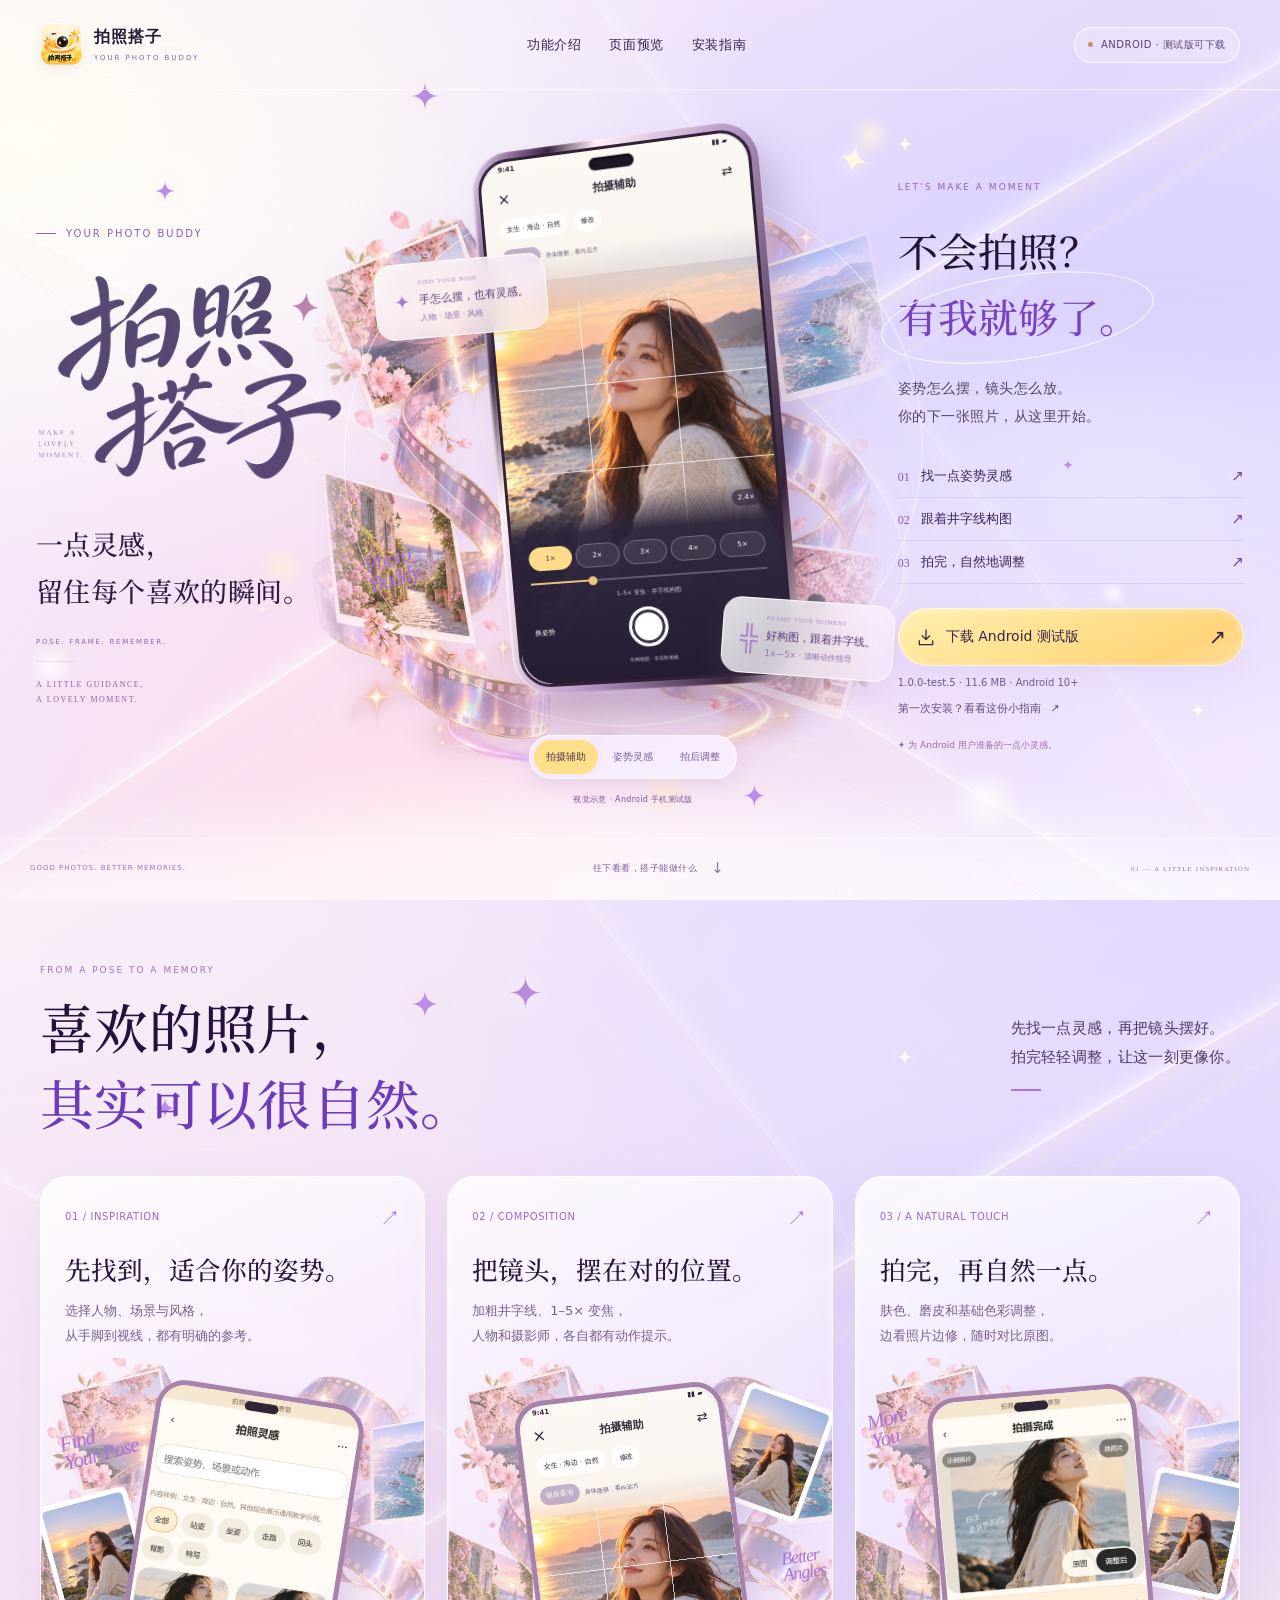
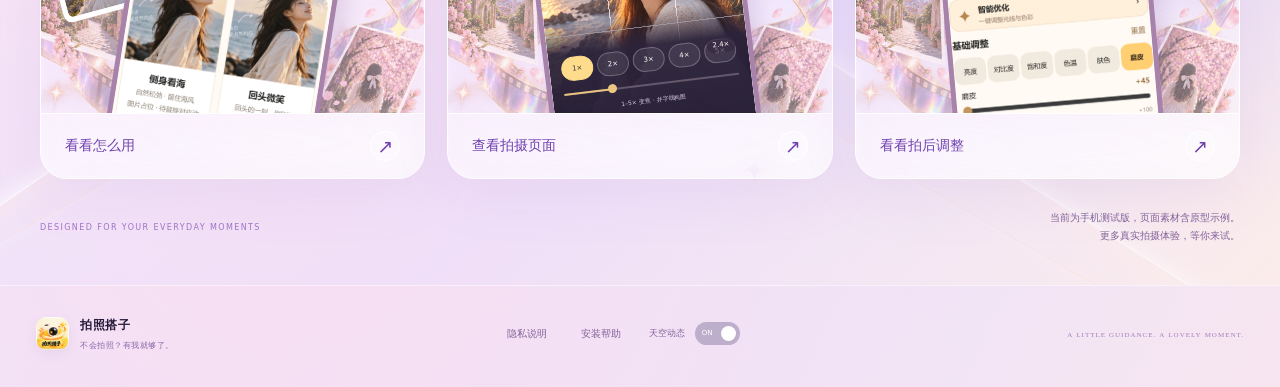
<file: index.html>
<!doctype html>
<html lang="zh-CN"><head><meta charset="utf-8"><meta name="viewport" content="width=device-width,initial-scale=1,viewport-fit=cover"><meta name="theme-color" content="#eeedf8"><meta name="description" content="拍照搭子1.0，不会拍照？有我就够了。姿势灵感、井字构图与自然修图，下载 Android 手机测试版。"><title>拍照搭子1.0 · 不会拍照？有我就够了。</title><link rel="icon" href="assets/icon.png"><link rel="preload" href="assets/fonts/dream-serif.ttf?v=20261013-dream4a" as="font" type="font/ttf" crossorigin><link rel="stylesheet" href="style.css?v=20261013-dream4a"></head>
<body data-style="dream4"><a class="skip-link" href="#download">跳到安装包下载</a><main>
<section class="stage" id="home"><div class="sky" aria-hidden="true"><div class="cloud c1"></div><div class="cloud c2"></div><div class="cloud c3"></div><div class="horizon"></div></div>
<header class="topbar"><a class="brand" href="#home"><img src="assets/icon.png" alt="拍照搭子图标"><span>拍照搭子<small>YOUR PHOTO BUDDY</small></span></a><nav class="nav" aria-label="官网导航"><button data-dialog="features">功能介绍</button><button data-dialog="gallery">页面预览</button><button data-dialog="install">安装指南</button></nav><span class="release"><i></i> ANDROID · 手机测试版</span></header>
<div class="dream-ambient" aria-hidden="true"><div class="light-ribbon r1"></div><div class="light-ribbon r2"></div><div class="light-ribbon r3"></div><span class="ambient-star s0" style="--x:12%;--y:20%;--size:22px"><svg viewBox="0 0 40 40" aria-hidden="true"><path d="M20 1C20 13 13 20 1 20C13 20 20 27 20 39C20 27 27 20 39 20C27 20 20 13 20 1Z"/></svg></span><span class="ambient-star s1" style="--x:20%;--y:67%;--size:12px"><svg viewBox="0 0 40 40" aria-hidden="true"><path d="M20 1C20 13 13 20 1 20C13 20 20 27 20 39C20 27 27 20 39 20C27 20 20 13 20 1Z"/></svg></span><span class="ambient-star s2" style="--x:32%;--y:9%;--size:30px"><svg viewBox="0 0 40 40" aria-hidden="true"><path d="M20 1C20 13 13 20 1 20C13 20 20 27 20 39C20 27 27 20 39 20C27 20 20 13 20 1Z"/></svg></span><span class="ambient-star s3" style="--x:45%;--y:42%;--size:10px"><svg viewBox="0 0 40 40" aria-hidden="true"><path d="M20 1C20 13 13 20 1 20C13 20 20 27 20 39C20 27 27 20 39 20C27 20 20 13 20 1Z"/></svg></span><span class="ambient-star s4" style="--x:58%;--y:87%;--size:25px"><svg viewBox="0 0 40 40" aria-hidden="true"><path d="M20 1C20 13 13 20 1 20C13 20 20 27 20 39C20 27 27 20 39 20C27 20 20 13 20 1Z"/></svg></span><span class="ambient-star s5" style="--x:70%;--y:15%;--size:18px"><svg viewBox="0 0 40 40" aria-hidden="true"><path d="M20 1C20 13 13 20 1 20C13 20 20 27 20 39C20 27 27 20 39 20C27 20 20 13 20 1Z"/></svg></span><span class="ambient-star s6" style="--x:83%;--y:51%;--size:12px"><svg viewBox="0 0 40 40" aria-hidden="true"><path d="M20 1C20 13 13 20 1 20C13 20 20 27 20 39C20 27 27 20 39 20C27 20 20 13 20 1Z"/></svg></span><span class="ambient-star s7" style="--x:93%;--y:78%;--size:16px"><svg viewBox="0 0 40 40" aria-hidden="true"><path d="M20 1C20 13 13 20 1 20C13 20 20 27 20 39C20 27 27 20 39 20C27 20 20 13 20 1Z"/></svg></span></div><div class="hero"><section class="intro"><p class="eyebrow"><span class="eyebrow-line"></span>YOUR PHOTO BUDDY</p><div class="title-lockup"><h1 aria-label="拍照搭子"><img class="selected-wordmark" src="assets/wordmark-selected.png" width="1536" height="1024" alt="拍照搭子" fetchpriority="high"></h1></div><p class="brand-caption">一点灵感，<br>留住每个喜欢的瞬间。</p><div class="brand-signature"><span>POSE. FRAME. REMEMBER.</span><i></i><small>A LITTLE GUIDANCE,<br>A LOVELY MOMENT.</small></div></section><div class="scene"><img class="dream-film" src="assets/dream-film.png" alt="" aria-hidden="true"><span class="handwritten hero-hand" aria-hidden="true">Photo<br>Buddy</span><div class="orbit orbit-one" aria-hidden="true"></div><div class="orbit orbit-two" aria-hidden="true"></div><span class="scene-label">THE ART OF A LITTLE GUIDANCE</span><div class="phone-shadow" aria-hidden="true"></div><div class="phone" data-view="camera" aria-label="APP 示意页面展示"><div class="phone-inner"><div class="camera-demo" aria-label="示例人像与拍摄界面，非实时相机"><img class="demo-portrait" src="assets/dream-portrait.png" alt="AI 生成的示例人像"><div class="demo-top"><div class="demo-status"><span>9:41</span><span>▮▮ ▰</span></div><div class="demo-title"><span>×</span><b>拍摄辅助</b><span>⇄</span></div><div class="demo-plan"><span>女生 · 海边 · 自然</span><span>修改</span></div><div class="demo-guidance"><b>侧身看海</b><small>身体微侧，看向远方</small></div></div><div class="demo-grid" aria-hidden="true"></div><span class="demo-ratio">2.4×</span><div class="demo-bottom"><div class="demo-zoom"><span class="active">1×</span><span>2×</span><span>3×</span><span>4×</span><span>5×</span></div><div class="demo-slider"><i></i><b></b></div><p>1–5× 变焦 · 井字线构图</p><div class="demo-shutter-row"><span>换姿势</span><i></i><span>拍摄指导</span></div><small>示例画面 · 非实时相机</small></div></div><img id="phone-screen" src="assets/camera.png" alt="拍摄辅助原型页面"><span class="phone-camera" aria-hidden="true"></span></div></div><div class="float-note pose-note"><span class="note-icon"><svg viewBox="0 0 40 40" aria-hidden="true"><path d="M20 2C20 14 14 20 2 20C14 20 20 26 20 38C20 26 26 20 38 20C26 20 20 14 20 2Z"/></svg></span><div><small>FIND YOUR POSE</small><b>手怎么摆，也有灵感。</b><span class="note-caption">人物 · 场景 · 风格</span></div></div><div class="float-note camera-note"><span class="grid-icon" aria-hidden="true">╬</span><div><small>FRAME YOUR MOMENT</small><b>好构图，跟着井字线。</b><span class="note-caption">1×—5× · 清晰动作指导</span></div></div><span class="scene-star"><svg viewBox="0 0 40 40" aria-hidden="true"><path d="M20 2C20 14 14 20 2 20C14 20 20 26 20 38C20 26 26 20 38 20C26 20 20 14 20 2Z"/></svg></span><div class="screen-switch" aria-label="切换原型展示"><button class="active" data-screen="0" aria-pressed="true">拍摄辅助</button><button data-screen="1" aria-pressed="false">姿势灵感</button><button data-screen="2" aria-pressed="false">拍后调整</button></div><p class="preview-label">视觉示意 · Android 手机测试版</p></div><section class="hero-actions" aria-label="功能与下载"><p class="action-eyebrow">LET’S MAKE A MOMENT</p><h2 class="slogan">不会拍照？<br><strong>有我就够了。</strong></h2><p class="role">姿势怎么摆，镜头怎么放。<br>你的下一张照片，从这里开始。</p><div class="hero-steps"><button data-dialog="features"><span>01</span><b>找一点姿势灵感</b><i>↗</i></button><button data-dialog="gallery"><span>02</span><b>跟着井字线构图</b><i>↗</i></button><button data-dialog="gallery"><span>03</span><b>拍完，自然地调整</b><i>↗</i></button></div><section class="download-area" id="download" aria-label="Android 安装包下载"><button class="download-button" data-download disabled><svg width="20" height="20" viewBox="0 0 24 24" fill="none" stroke="currentColor" stroke-width="1.5" aria-hidden="true"><path d="M12 3v12m-5-5 5 5 5-5M4 16v5h16v-5"/></svg><span data-download-label>正在检查安装包</span><span class="arrow">↗</span></button><p id="release-info">Android 10 及以上 · 正在检查下载文件</p><button class="text-link" data-dialog="install">第一次安装？看看这份小指南 <span>↗</span></button></section><p class="hero-note">✦ 为 Android 用户准备的一点小灵感。</p></section></div>
<div class="hero-bottom"><span class="bottom-note">GOOD PHOTOS. BETTER MEMORIES.</span><a href="#experience" class="explore">往下看看，搭子能做什么 <span>↓</span></a><span class="bottom-mark">01 — A LITTLE INSPIRATION</span></div></section>
<section class="experience" id="experience"><div class="dream-ambient" aria-hidden="true"><div class="light-ribbon r1"></div><div class="light-ribbon r2"></div><div class="light-ribbon r3"></div><span class="ambient-star s0" style="--x:12%;--y:20%;--size:22px"><svg viewBox="0 0 40 40" aria-hidden="true"><path d="M20 1C20 13 13 20 1 20C13 20 20 27 20 39C20 27 27 20 39 20C27 20 20 13 20 1Z"/></svg></span><span class="ambient-star s1" style="--x:20%;--y:67%;--size:12px"><svg viewBox="0 0 40 40" aria-hidden="true"><path d="M20 1C20 13 13 20 1 20C13 20 20 27 20 39C20 27 27 20 39 20C27 20 20 13 20 1Z"/></svg></span><span class="ambient-star s2" style="--x:32%;--y:9%;--size:30px"><svg viewBox="0 0 40 40" aria-hidden="true"><path d="M20 1C20 13 13 20 1 20C13 20 20 27 20 39C20 27 27 20 39 20C27 20 20 13 20 1Z"/></svg></span><span class="ambient-star s3" style="--x:45%;--y:42%;--size:10px"><svg viewBox="0 0 40 40" aria-hidden="true"><path d="M20 1C20 13 13 20 1 20C13 20 20 27 20 39C20 27 27 20 39 20C27 20 20 13 20 1Z"/></svg></span><span class="ambient-star s4" style="--x:58%;--y:87%;--size:25px"><svg viewBox="0 0 40 40" aria-hidden="true"><path d="M20 1C20 13 13 20 1 20C13 20 20 27 20 39C20 27 27 20 39 20C27 20 20 13 20 1Z"/></svg></span><span class="ambient-star s5" style="--x:70%;--y:15%;--size:18px"><svg viewBox="0 0 40 40" aria-hidden="true"><path d="M20 1C20 13 13 20 1 20C13 20 20 27 20 39C20 27 27 20 39 20C27 20 20 13 20 1Z"/></svg></span><span class="ambient-star s6" style="--x:83%;--y:51%;--size:12px"><svg viewBox="0 0 40 40" aria-hidden="true"><path d="M20 1C20 13 13 20 1 20C13 20 20 27 20 39C20 27 27 20 39 20C27 20 20 13 20 1Z"/></svg></span><span class="ambient-star s7" style="--x:93%;--y:78%;--size:16px"><svg viewBox="0 0 40 40" aria-hidden="true"><path d="M20 1C20 13 13 20 1 20C13 20 20 27 20 39C20 27 27 20 39 20C27 20 20 13 20 1Z"/></svg></span></div><div class="section-heading"><span class="section-star" aria-hidden="true"><svg viewBox="0 0 40 40" aria-hidden="true"><path d="M20 1C20 13 13 20 1 20C13 20 20 27 20 39C20 27 27 20 39 20C27 20 20 13 20 1Z"/></svg></span><div><p class="section-eyebrow">FROM A POSE TO A MEMORY</p><h2>喜欢的照片，<br><em>其实可以很自然。</em></h2></div><p>先找一点灵感，再把镜头摆好。<br>拍完轻轻调整，让这一刻更像你。</p></div><div class="feature-grid"><article class="feature-card"><div class="feature-top"><span>01 / INSPIRATION</span><span>↗</span></div><h3>先找到，适合你的姿势。</h3><p>选择人物、场景与风格，<br>从手脚到视线，都有明确的参考。</p><div class="feature-visual library-visual"><img class="feature-film" src="assets/dream-film.png" alt="" aria-hidden="true" loading="lazy"><div class="photo-float"><img src="assets/dream-portrait.png" alt="AI 生成的示例人像" loading="lazy"></div><span class="handwritten feature-hand" aria-hidden="true">Find<br>Your Pose</span><div class="feature-device"><img src="assets/library.png" alt="姿势库原型页面" loading="lazy"><span class="device-camera" aria-hidden="true"></span></div><span class="feature-spark" aria-hidden="true"><svg viewBox="0 0 40 40" aria-hidden="true"><path d="M20 1C20 13 13 20 1 20C13 20 20 27 20 39C20 27 27 20 39 20C27 20 20 13 20 1Z"/></svg></span></div><button data-dialog="features">看看怎么用 <span>↗</span></button></article><article class="feature-card"><div class="feature-top"><span>02 / COMPOSITION</span><span>↗</span></div><h3>把镜头，摆在对的位置。</h3><p>加粗井字线、1–5× 变焦，<br>人物和摄影师，各自都有动作提示。</p><div class="feature-visual camera-visual"><img class="feature-film" src="assets/dream-film.png" alt="" aria-hidden="true" loading="lazy"><div class="photo-float"><img src="assets/dream-portrait.png" alt="AI 生成的示例人像" loading="lazy"></div><span class="handwritten feature-hand" aria-hidden="true">Better<br>Angles</span><div class="feature-device"><div class="camera-demo" aria-label="示例人像与拍摄界面，非实时相机"><img class="demo-portrait" src="assets/dream-portrait.png" alt="AI 生成的示例人像"><div class="demo-top"><div class="demo-status"><span>9:41</span><span>▮▮ ▰</span></div><div class="demo-title"><span>×</span><b>拍摄辅助</b><span>⇄</span></div><div class="demo-plan"><span>女生 · 海边 · 自然</span><span>修改</span></div><div class="demo-guidance"><b>侧身看海</b><small>身体微侧，看向远方</small></div></div><div class="demo-grid" aria-hidden="true"></div><span class="demo-ratio">2.4×</span><div class="demo-bottom"><div class="demo-zoom"><span class="active">1×</span><span>2×</span><span>3×</span><span>4×</span><span>5×</span></div><div class="demo-slider"><i></i><b></b></div><p>1–5× 变焦 · 井字线构图</p><div class="demo-shutter-row"><span>换姿势</span><i></i><span>拍摄指导</span></div><small>示例画面 · 非实时相机</small></div></div></div><span class="feature-spark" aria-hidden="true"><svg viewBox="0 0 40 40" aria-hidden="true"><path d="M20 1C20 13 13 20 1 20C13 20 20 27 20 39C20 27 27 20 39 20C27 20 20 13 20 1Z"/></svg></span></div><button data-dialog="gallery">查看拍摄页面 <span>↗</span></button></article><article class="feature-card"><div class="feature-top"><span>03 / A NATURAL TOUCH</span><span>↗</span></div><h3>拍完，再自然一点。</h3><p>肤色、磨皮和基础色彩调整，<br>边看照片边修，随时对比原图。</p><div class="feature-visual edit-visual"><img class="feature-film" src="assets/dream-film.png" alt="" aria-hidden="true" loading="lazy"><div class="photo-float"><img src="assets/dream-portrait.png" alt="AI 生成的示例人像" loading="lazy"></div><span class="handwritten feature-hand" aria-hidden="true">More<br>You</span><div class="feature-device"><img src="assets/edit.png" alt="照片调整原型页面" loading="lazy"><span class="device-camera" aria-hidden="true"></span></div><span class="feature-spark" aria-hidden="true"><svg viewBox="0 0 40 40" aria-hidden="true"><path d="M20 1C20 13 13 20 1 20C13 20 20 27 20 39C20 27 27 20 39 20C27 20 20 13 20 1Z"/></svg></span></div><button data-dialog="gallery">看看拍后调整 <span>↗</span></button></article></div><div class="experience-note"><span>DESIGNED FOR YOUR EVERYDAY MOMENTS</span><p>当前为手机测试版，页面素材含原型示例。<br>更多真实拍摄体验，等你来试。</p></div></section>
<footer class="footer"><a class="brand footer-brand" href="#home"><img src="assets/icon.png" alt=""><span>拍照搭子<small>不会拍照？有我就够了。</small></span></a><div class="footer-links"><button data-dialog="privacy">隐私说明</button><button data-dialog="install">安装帮助</button><div class="motion-setting"><label for="motion-toggle">天空动态</label><button id="motion-toggle" role="switch" aria-checked="true" aria-label="开启或关闭天空动画"><span class="switch-word">ON</span><i></i></button></div></div><span class="footer-end">A LITTLE GUIDANCE. A LOVELY MOMENT.</span></footer></main>
<dialog id="features"><button class="close" aria-label="关闭">×</button><p class="dialog-eyebrow">MADE FOR YOUR MOMENTS</p><h2>每一张，都有搭子。</h2><p class="muted">当前提供 Android 手机测试版，可下载安装体验。姿势教学图片仍有示例素材，部分功能仍在验证中。</p><div class="feature-list"><article><span>01</span><div><h3>先找到适合你的姿势</h3><p>选择人物、场景与风格，查看姿势参考与手脚、视线指导。喜欢的姿势可以收藏。</p></div></article><article><span>02</span><div><h3>告诉你怎么拍</h3><p>参考人物站位、摄影师距离、手机高度与构图线。拍摄时可以换姿势，也可以快速修改设置。</p></div></article><article><span>03</span><div><h3>拍完，自然地优化一下</h3><p>照片和调整控件同屏。亮度、对比度、饱和度、色温，以及局部肤色与轻量磨皮，让细节保持自然。</p></div></article></div><p class="footnote">肤色与磨皮已接入 Android 本地处理。相机提供 1–5× 变焦和井字构图线，效果与兼容性需在实际手机验证。V1 不包含实时动作评分、瘦脸或五官重塑。</p><button class="dialog-action" data-dialog="gallery">看看页面预览 →</button></dialog>
<dialog id="gallery" class="gallery-dialog"><button class="close" aria-label="关闭">×</button><p class="dialog-eyebrow">A FIRST LOOK</p><h2>从灵感，到喜欢的照片。</h2><p class="muted">原型页面示例，部分教学图片为占位素材。</p><div class="gallery-grid"><figure><img src="assets/camera.png" alt="拍摄辅助页面" loading="lazy"><figcaption>01 / 井字构图辅助</figcaption></figure><figure><img src="assets/camera.png" alt="拍摄辅助页面" loading="lazy"><figcaption>02 / 跟着指导拍</figcaption></figure><figure><img src="assets/edit.png" alt="拍后磨皮与基础调整页面" loading="lazy"><figcaption>03 / 自然地调整</figcaption></figure></div></dialog>
<dialog id="install"><button class="close" aria-label="关闭">×</button><p class="dialog-eyebrow">READY WHEN YOU ARE</p><h2>三个步骤，开始拍照。</h2><div class="availability"><span class="status-dot"></span><p id="install-status">正在检查 Android 测试安装包。</p></div><ol class="install-steps"><li><h3>下载测试版 APK</h3><p>在安卓手机浏览器打开官网，从下载按钮获取测试安装包。</p></li><li><h3>打开安装包</h3><p>在浏览器下载列表找到 APK。按手机系统提示允许当前来源安装应用，再完成安装。</p></li><li><h3>开启相机，开始拍照</h3><p>第一次使用拍照功能时，按提示允许相机权限；不授权仍可浏览姿势。</p></li></ol><p class="footnote">APK 适用于 Android，iPhone 无法安装。最低 Android 10。当前为测试签名的调试包；已安装此前测试版可直接覆盖安装，保留本机收藏和方案。</p><button class="dialog-action" data-download disabled><span data-download-label>正在检查安装包</span></button></dialog>
<dialog id="privacy"><button class="close" aria-label="关闭">×</button><p class="dialog-eyebrow">YOUR PHOTOS, YOUR MOMENTS</p><h2>关于你的照片。</h2><p>本官网用于产品介绍与发布信息展示，不要求登录，也不提供照片上传入口。页面图片是产品原型演示素材。</p><p>当前测试版在本机保存收藏、历史与设置，人脸处理在手机本地执行，没有照片上传接口。相机权限用于实时取景与拍摄；导入照片使用系统选择器，保存到 Pictures/拍照搭子，不申请麦克风或读取全部相册权限。</p><p>官网未加入广告或访问统计脚本，页面资源与安装包配置从本站加载。托管服务可能处理提供网页所必需的访问日志。当前为手机测试版，尚未发布正式应用商店版本。</p><p class="footnote">产品版本：拍照搭子1.0 · 首发平台：Android</p></dialog>
<script src="app.js?v=20261013-dream4a"></script></body></html>
</file>
<file: style.css>
@font-face{font-family:PoseArt;src:url('assets/fonts/pose-title.ttf') format('truetype');font-style:normal;font-weight:400;font-display:swap}
:root{--ink:#393348;--muted:#8b8093;--serif:Georgia,"STSong","Songti SC","SimSun",serif}*{box-sizing:border-box}html{scroll-behavior:smooth}body{margin:0;background:#faf9f6;color:var(--ink);font-family:"Microsoft YaHei","PingFang SC",system-ui,sans-serif;-webkit-font-smoothing:antialiased}button,a,input{font:inherit}button,a{-webkit-tap-highlight-color:transparent}button{cursor:pointer;border:0;background:none;color:inherit}button:disabled{cursor:wait}a{color:inherit;text-decoration:none}button:focus-visible,a:focus-visible{outline:2px solid #8b78bd;outline-offset:5px}img{display:block;max-width:100%}svg{display:block}.skip-link{position:absolute;top:-100px;left:20px;z-index:20;background:#fff;padding:12px}.skip-link:focus{top:20px}
.stage{position:relative;isolation:isolate;overflow:hidden;min-height:790px;background:#eeedf8}.sky{position:absolute;inset:0;z-index:-2;background:radial-gradient(ellipse at 80% 48%,#d9d6f1,transparent 58%),radial-gradient(ellipse at 15% 10%,#fffdf8,transparent 45%),radial-gradient(ellipse at 68% 95%,#f5dbcc,transparent 50%),linear-gradient(140deg,#eeedf6,#d8ddf2 58%,#e9dff0)}.cloud{position:absolute;width:65%;height:45%;border-radius:50%;background:radial-gradient(ellipse,#fff9,#fff5 25%,transparent 65%);filter:blur(30px);animation:drift 25s ease-in-out infinite alternate}.c1{top:3%;left:-22%}.c2{top:30%;right:-20%;animation-delay:-8s}.c3{bottom:-22%;left:15%;animation-delay:-16s}.horizon{position:absolute;bottom:-160px;left:-10%;right:-10%;height:250px;filter:blur(30px);background:#fff9;border-radius:50%}@keyframes drift{to{transform:translate(6%,18px)}}.motion-off .cloud{animation-play-state:paused}
.topbar{max-width:1320px;margin:auto;padding:28px 48px;display:flex;align-items:center;justify-content:space-between;gap:30px;position:relative;z-index:5}.brand{display:flex;gap:11px;align-items:center;font-size:16px;font-weight:600;letter-spacing:1px}.brand img{width:43px;height:43px;border-radius:13px;box-shadow:0 4px 12px #6e548015}.brand small{display:block;color:#8d849c;font-size:7px;font-weight:500;letter-spacing:2px;margin-top:6px}.nav{display:flex;gap:28px}.nav button{font-size:12px;letter-spacing:.6px;min-height:40px;position:relative;padding:0}.nav button:after{content:"";position:absolute;left:0;right:0;bottom:7px;height:1px;background:#8b789e;transform:scaleX(0);transition:transform .2s}.nav button:hover:after{transform:scaleX(1)}.release{display:flex;align-items:center;gap:8px;border:1px solid #ffffffb3;border-radius:30px;background:#fff5;padding:10px 13px;color:#80728f;font-size:9px;letter-spacing:.5px;white-space:nowrap}.release i,.status-dot{width:5px;height:5px;background:#be9360;border-radius:50%;flex-shrink:0}
.hero{display:grid;grid-template-columns:1fr 1fr;max-width:1176px;margin:auto;padding:10px 30px 0;min-height:635px;align-items:center}.intro{padding:0 0 28px 12px;position:relative;z-index:2}.eyebrow{font-family:var(--serif);font-style:italic;font-size:15px;color:#867a9b;margin:0 0 22px;display:flex;align-items:center;gap:12px}.eyebrow-line{width:28px;height:1px;background:#9d8bac}.title-lockup{position:relative;width:365px}.intro h1{margin:0;font-family:PoseArt,"KaiTi","STKaiti",serif;font-weight:400;font-size:134px;line-height:.93;letter-spacing:4px;transform:rotate(-3deg);color:#514168}.intro h1>span{display:block}.intro h1 .title-second{margin-left:57px;color:#554773}.title-star{position:absolute;left:278px;top:30px;width:38px;color:#b18da5;transform:rotate(8deg)}.title-star svg,.scene-star svg{fill:currentColor;width:100%;height:100%}.title-side{position:absolute;left:5px;bottom:18px;font-family:var(--serif);font-size:8px;letter-spacing:1.5px;line-height:1.6;color:#978a9d}.slogan{font-size:23px;line-height:1.65;letter-spacing:2px;margin:30px 0 10px;font-weight:400}.slogan strong{font-weight:500}.role{font-size:13px;line-height:1.9;color:#817c91;letter-spacing:.5px;margin:0 0 24px}.download-button{display:flex;align-items:center;justify-content:center;gap:15px;background:#ffcf79;color:#5a4534;border:1px solid #ffe1a6;border-radius:40px;min-height:56px;padding:0 25px;font-size:14px;box-shadow:0 8px 24px #b08c5a19;transition:transform .2s,box-shadow .2s,background .2s}.download-button:disabled{opacity:.65}.download-button:not(:disabled):hover{transform:translateY(-3px);background:#ffd88e;box-shadow:0 12px 24px #b08c5a30}.download-button .arrow{font-size:21px;margin-left:15px}.download-area p{font-size:10px;color:#877d8e;letter-spacing:.3px;margin:12px 0 4px}.text-link{font-size:11px;color:#8d7d94;min-height:36px;padding:0}.text-link span{margin-left:6px}.hero-note{font-family:var(--serif);font-size:11px;color:#a18ca5;margin:16px 0 0;letter-spacing:1px}.hero-note>span{margin-right:7px}
.scene{position:relative;height:650px;min-width:0;margin-top:-30px}.scene-label{position:absolute;top:14px;right:15px;font-size:8px;letter-spacing:2px;color:#9b8aa7}.orbit{position:absolute;left:50%;top:44%;border:1px solid #fff9;pointer-events:none}.orbit-one{width:510px;height:510px;border-radius:50%;transform:translate(-50%,-50%)}.orbit-two{width:620px;height:345px;border-radius:50%;transform:translate(-50%,-50%) rotate(-33deg);border-color:#fff6}.phone-shadow{position:absolute;bottom:82px;left:16%;width:75%;height:36px;background:#58456724;filter:blur(16px);border-radius:50%;transform:rotate(-5deg)}.phone{position:absolute;left:50%;top:53px;width:263px;aspect-ratio:9/17;transform:translateX(-50%) rotate(-8deg);padding:7px;border-radius:38px;background:linear-gradient(135deg,#fff7f1,#c6becb 40%,#4a4553 70%,#ede2ef);box-shadow:15px 25px 42px #6b518c32,inset 0 0 0 1px #fff9}.phone-inner{position:relative;width:100%;height:100%;overflow:hidden;background:#fffaf3;border:3px solid #36313f;border-radius:31px}.phone-inner>img{width:100%;height:100%;object-fit:cover;object-position:center}.phone-camera{position:absolute;top:8px;left:50%;width:5px;height:5px;background:#272332;border-radius:50%;box-shadow:0 0 0 2px #ffffff45}.float-note{position:absolute;z-index:2;display:flex;align-items:center;gap:13px;padding:17px 20px;border:1px solid #ffffffdb;background:#fff9;backdrop-filter:blur(18px);border-radius:17px;box-shadow:0 12px 35px #79618512;min-width:200px}.pose-note{left:-5px;top:155px;transform:rotate(-7deg)}.camera-note{right:-25px;top:377px;transform:rotate(5deg)}.note-icon{width:24px;color:#b994b2}.note-icon svg{fill:currentColor}.float-note small{font-family:var(--serif);font-size:7px;letter-spacing:1px;color:#a68caa;display:block;margin-bottom:6px}.float-note b{font-size:12px;font-weight:500;color:#77627e;display:block}.note-caption{font-size:9px;color:#9d92a5;display:block;margin-top:5px}.grid-icon{font-size:34px;line-height:1;color:#b3a3c1;font-family:var(--serif)}.scene-star{position:absolute;width:27px;color:#b3a1ba;right:63px;top:104px;transform:rotate(15deg)}.screen-switch{position:absolute;bottom:38px;left:50%;transform:translateX(-50%);display:flex;gap:3px;padding:5px;border-radius:40px;background:#fff5;border:1px solid #fffb;white-space:nowrap;backdrop-filter:blur(12px)}.screen-switch button{font-size:11px;color:#8f7a9d;min-height:35px;padding:0 15px;border-radius:30px;transition:background .2s}.screen-switch .active{background:#fffcf7;color:#695674;box-shadow:0 3px 8px #6e4f7c0b}.preview-label{position:absolute;bottom:13px;left:0;right:0;text-align:center;font-size:9px;color:#a38fa8;letter-spacing:.3px;margin:0}.hero-bottom{max-width:1224px;padding:20px 24px 28px;margin:auto;display:flex;justify-content:space-between;align-items:center;border-top:1px solid #fff9;color:#9c8ea5;font-size:8px;letter-spacing:1px}.explore{font-size:10px;letter-spacing:.5px;display:flex;gap:14px;align-items:center}.explore span{font-size:15px;color:#8c769e}.bottom-mark{font-family:var(--serif)}
.experience{max-width:1200px;margin:auto;padding:94px 36px 58px;scroll-margin-top:20px}.section-heading{display:flex;justify-content:space-between;align-items:flex-end;gap:30px;margin-bottom:40px}.section-eyebrow{font-size:9px;letter-spacing:2px;color:#b199a7;margin:0 0 22px}.section-heading h2{font-family:var(--serif);font-weight:400;font-size:36px;line-height:1.65;letter-spacing:2px;margin:0}.section-heading em{font-style:normal;color:#8e7b99}.section-heading>p{font-size:12px;line-height:2;color:#958b9b;margin:0 0 6px;letter-spacing:.3px}.feature-grid{display:grid;grid-template-columns:repeat(3,minmax(0,1fr));gap:22px}.feature-card{border:1px solid #e8e3ec;border-radius:24px;padding:24px 23px 18px;overflow:hidden;background:#fffdfc}.feature-top{display:flex;justify-content:space-between;align-items:center;color:#aa90a5;font-size:8px;letter-spacing:1px}.feature-top>span:last-child{font-size:17px;font-family:var(--serif)}.feature-card h3{font-family:var(--serif);font-size:21px;font-weight:400;margin:24px 0 12px;letter-spacing:.3px}.feature-card p{color:#948b9d;font-size:12px;line-height:1.9;margin:0 0 22px}.feature-visual{height:240px;position:relative;overflow:hidden;border-radius:16px;background:#f1edf7}.feature-visual:after{content:"";position:absolute;inset:75% 0 0;background:linear-gradient(transparent,#e6deeeaa)}.feature-visual img{width:156px;margin:25px auto 0;border-radius:15px;border:4px solid #fff;box-shadow:0 12px 20px #66547526;transform:rotate(-6deg)}.camera-visual{background:#e8edee}.camera-visual img{transform:rotate(5deg)}.edit-visual{background:#f5e9df}.edit-visual img{transform:rotate(-4deg)}.feature-card>button{width:100%;display:flex;justify-content:space-between;align-items:center;padding:17px 0 0;color:#8f7c96;font-size:11px;min-height:44px}.feature-card>button span{font-size:17px}.experience-note{display:flex;justify-content:space-between;align-items:center;color:#b4a8b6;margin-top:30px;gap:20px}.experience-note>span{font-size:8px;letter-spacing:1.4px}.experience-note>p{font-size:10px;line-height:1.8;text-align:right;margin:0}.footer{max-width:1200px;margin:auto;padding:30px 36px 36px;border-top:1px solid #e7e1ea;display:flex;justify-content:space-between;align-items:center;gap:20px}.footer-brand{font-size:12px;color:#897b8e;letter-spacing:.5px}.footer-brand img{width:33px;height:33px;border-radius:10px}.footer-brand small{font-size:8px;letter-spacing:.5px;color:#b6a8b7}.footer-links{display:flex;align-items:center;gap:22px}.footer-links>button{font-size:10px;color:#a596a7;min-height:35px}.motion-setting{display:flex;align-items:center;gap:10px;font-size:9px;color:#a596a7}.motion-setting button{position:relative;width:45px;height:23px;border-radius:20px;background:#bdaecc;color:#fff;font-size:7px;text-align:left;padding:0}.motion-setting i{position:absolute;width:15px;height:15px;background:#fff;left:26px;top:4px;border-radius:50%;transition:left .2s}.switch-word{position:absolute;left:7px;top:7px}.motion-setting button[aria-checked=false] i{left:4px}.motion-setting button[aria-checked=false] .switch-word{left:24px}.footer-end{font-family:var(--serif);font-size:7px;color:#baacbd;letter-spacing:1px}
dialog{border:1px solid #fff;border-radius:26px;padding:32px;width:min(540px,calc(100vw - 30px));max-height:85dvh;overflow:auto;background:#fcf9f5;color:var(--ink);box-shadow:0 40px 120px #51427650}dialog::backdrop{background:#59467550;backdrop-filter:blur(12px)}.close{position:absolute;top:15px;right:15px;width:40px;height:40px;border-radius:50%;background:#eae4f0;color:#796c8a;font-size:22px}.dialog-eyebrow{font-size:9px;letter-spacing:2px;color:#b1905a;margin:5px 0 15px}dialog h2{font-family:"STSong","SimSun",serif;font-weight:400;font-size:30px;margin:0 0 16px}dialog p{font-size:13px;line-height:1.9;color:#83758e}dialog .muted{font-size:11px}.feature-list{display:grid;gap:12px;margin-top:20px}.feature-list article{display:flex;gap:16px;padding:18px;background:white;border-radius:17px}.feature-list article>span{font-family:Georgia,serif;font-size:25px;color:#c5a574}.feature-list h3,.install-steps h3{font-size:13px;margin:0 0 5px;font-weight:600}.feature-list p{font-size:11px;margin:0}.footnote{font-size:10px!important;color:#a194ac!important;margin-top:20px}.dialog-action{display:block;width:100%;padding:15px;border-radius:17px;background:#ffd46f;color:#544333;margin-top:20px;font-size:13px}.dialog-action:disabled{opacity:.6}.gallery-dialog{width:min(900px,calc(100vw - 30px))}.gallery-grid{display:grid;grid-template-columns:repeat(3,minmax(0,1fr));gap:20px}.gallery-grid figure{margin:0}.gallery-grid img{display:block;width:100%;border-radius:15px;border:1px solid #e5ddeb}.gallery-grid figcaption{font-size:11px;color:#94879d;margin:12px 0;text-align:center}.install-steps{padding-left:22px;margin-top:25px}.install-steps li{padding-left:8px;margin-bottom:20px}.install-steps li::marker{color:#b58d62}.install-steps p{font-size:12px;margin:5px 0 0}.availability{background:#f3eaf6;border-radius:13px;padding:10px 14px;display:flex;align-items:center;gap:10px}.availability p{margin:0;font-size:11px}.availability .status-dot{background:#c3a3dc}.motion-off .cloud,.motion-off .marquee div{animation-play-state:paused}

.role,.feature-card p,.section-heading>p{color:#71677b}.download-area p,.text-link,.feature-card>button{color:#74647f}.experience-note>p,.footer-links>button{color:#88768c}
@media(min-width:1450px){.hero{min-height:680px}.scene{height:680px}.phone{top:64px;width:283px}.intro h1{font-size:148px}.title-lockup{width:390px}.title-star{left:307px}.camera-note{top:406px}}
@media(max-width:1050px) and (min-width:701px){.topbar{padding:22px 30px}.hero{padding-left:30px;padding-right:30px}.intro{padding-left:0}.intro h1{font-size:116px}.title-lockup{width:305px}.title-star{left:245px}.title-side{bottom:9px}.scene{height:590px}.phone{width:235px;top:65px}.orbit-one{width:430px;height:430px}.orbit-two{width:500px;height:290px}.pose-note{left:-12px;top:180px}.camera-note{right:-5px;top:351px}.float-note{padding:13px;min-width:180px;gap:9px}.float-note b{font-size:10px}.scene-label{font-size:7px;right:0;top:32px}.nav{gap:20px}.release{font-size:7px}.hero-bottom{margin:0 30px;padding-left:0;padding-right:0}.feature-grid{gap:14px}.feature-card{padding:20px 17px 14px}.feature-card h3{font-size:18px}.footer-end{display:none}}
@media(max-width:700px){.stage{min-height:0}.topbar{padding:calc(20px + env(safe-area-inset-top)) 24px 12px;gap:12px}.brand{font-size:13px;gap:8px}.brand img{width:37px;height:37px;border-radius:11px}.brand small{font-size:6px;letter-spacing:1px}.nav{display:none}.release{padding:8px 10px;font-size:7px;letter-spacing:.1px}.hero{display:flex;flex-direction:column;padding:0 22px;min-height:0}.intro{padding:26px 0 0;text-align:center;width:100%;display:flex;flex-direction:column;align-items:center}.eyebrow{font-size:12px;margin:0 0 21px;gap:8px}.eyebrow-line{width:20px}.title-lockup{width:100%;max-width:370px}.intro h1{font-size:76px;line-height:1.12;white-space:nowrap;letter-spacing:0;transform:rotate(-4deg)}.intro h1>span{display:inline}.intro h1 .title-second{margin-left:3px}.title-star{width:22px;left:auto;right:-1px;top:-5px}.title-side{display:none}.slogan{font-size:16px;line-height:1.8;margin:20px 0 7px;letter-spacing:1px}.slogan br{display:none}.slogan strong{margin-left:4px}.role{font-size:12px;line-height:1.9;margin-bottom:0}.hero-note{display:none}.download-area{margin:0;width:100%;padding:0;order:2}.intro .download-area{display:none}.hero>.download-area{display:block;text-align:center;margin:18px 0 26px;padding:0 4px}.download-button{width:100%;min-height:55px;font-size:14px;gap:12px}.download-area p{font-size:10px}.text-link{min-height:38px;font-size:11px}.scene{width:100%;height:500px;margin-top:16px;order:1}.scene-label{top:1px;right:7px;font-size:6px;letter-spacing:1.2px}.phone{width:203px;top:32px;padding:6px;border-radius:31px;transform:translateX(-50%) rotate(-7deg)}.phone-inner{border-radius:25px;border-width:2px}.phone-shadow{bottom:63px;height:24px}.orbit-one{width:350px;height:350px;top:44%}.orbit-two{width:415px;height:240px;top:44%}.float-note{min-width:0;gap:8px;padding:12px 13px;border-radius:13px}.pose-note{left:-7px;top:106px}.camera-note{right:-10px;top:300px}.float-note b{font-size:10px}.float-note small{font-size:6px;letter-spacing:.5px;margin-bottom:5px}.note-caption{font-size:7px}.note-icon{width:17px}.grid-icon{font-size:27px}.scene-star{width:20px;right:20px;top:50px}.screen-switch{bottom:32px;padding:4px}.screen-switch button{padding:0 14px;min-height:36px;font-size:10px}.preview-label{bottom:9px;font-size:8px}.hero-bottom{padding:15px 25px 22px;justify-content:center}.bottom-note,.bottom-mark{display:none}.explore{font-size:10px}.experience{padding:58px 22px 34px}.section-heading{display:block;margin-bottom:27px}.section-eyebrow{font-size:8px;letter-spacing:1.3px;margin-bottom:17px}.section-heading h2{font-size:28px;letter-spacing:1px;line-height:1.6}.section-heading>p{font-size:12px;margin-top:16px}.feature-grid{display:block}.feature-card{padding:23px 23px 14px;margin-bottom:16px;border-radius:21px}.feature-top{font-size:8px}.feature-card h3{font-size:22px;margin-top:18px}.feature-card p{font-size:12px;line-height:1.8;margin-bottom:18px}.feature-visual{height:224px}.feature-visual img{width:176px;margin-top:20px}.experience-note{margin-top:22px;display:block}.experience-note>span{font-size:7px}.experience-note>p{font-size:10px;text-align:left;margin-top:12px}.footer{margin:0 22px;padding:25px 0 24px;flex-wrap:wrap;gap:22px}.footer-brand{font-size:11px}.footer-brand img{width:30px;height:30px}.footer-links{width:100%;gap:22px;justify-content:space-between}.footer-links>button{font-size:10px}.motion-setting{font-size:9px}.footer-end{display:block;font-size:7px}.gallery-grid{grid-template-columns:repeat(2,minmax(0,1fr));gap:12px}.gallery-grid figure:last-child{grid-column:1/-1;width:50%;justify-self:center}.gallery-dialog{padding:28px 20px}dialog{padding:32px 24px}dialog h2{font-size:25px}}
@media(max-width:359px){.topbar{padding-left:18px;padding-right:18px}.hero{padding:0 18px}.intro h1{font-size:63px}.title-star{right:0}.eyebrow{font-size:10px}.scene{height:464px}.phone{width:187px}.pose-note{padding:9px;left:-9px;top:98px}.camera-note{padding:9px;right:-8px;top:276px}.float-note b{font-size:9px}.note-caption{font-size:6px}.slogan{font-size:14px}.release{padding:7px;font-size:6px}.experience{padding-left:18px;padding-right:18px}.feature-card h3{font-size:20px}.hero>.download-area{padding:0}}
@media(prefers-reduced-motion:reduce){*,*::before,*::after{animation:none!important;transition:none!important;scroll-behavior:auto!important}}

/* The supplied wordmark is displayed intact; blending fades its paper into the sky. */
.intro{z-index:auto}
.selected-wordmark{filter:brightness(1.12)}
.title-lockup{width:440px;max-width:100%;margin-left:-25px}.intro h1{font-size:0;line-height:0;letter-spacing:0;transform:none}.selected-wordmark{display:block;width:100%;height:auto;mix-blend-mode:multiply;mask-image:linear-gradient(to bottom,transparent,#000 5%,#000 94%,transparent),linear-gradient(to right,transparent,#000 5%,#000 95%,transparent);mask-composite:intersect;-webkit-mask-image:linear-gradient(to bottom,transparent,#000 5%,#000 94%,transparent),linear-gradient(to right,transparent,#000 5%,#000 95%,transparent);-webkit-mask-composite:source-in}
@media(max-width:1050px) and (min-width:701px){.title-lockup{width:360px;margin-left:-15px}}
@media(max-width:700px){.title-lockup{width:100%;max-width:385px;margin-left:0}.intro h1{font-size:0;line-height:0;transform:none}.slogan{margin-top:12px}.eyebrow{margin-bottom:12px}}
@media(max-width:359px){.intro h1{font-size:0}.title-lockup{max-width:320px}}

/* Home 3: an editorial triptych with the complete download action in the first screen. */
.stage{height:min(100svh,860px);min-height:660px;display:flex;flex-direction:column;background:#f1edf5}.sky{background:radial-gradient(ellipse at 50% 62%,#e4d8ea 0,transparent 50%),radial-gradient(ellipse at 5% 18%,#fffdf6 0,transparent 48%),linear-gradient(130deg,#f6f3ee,#e5e5f3 60%,#eee4ed)}.topbar{width:100%;max-width:1320px;flex:0 0 auto;padding:23px 42px;border-bottom:1px solid #ffffff9c}.hero{grid-template-columns:minmax(0,1fr) minmax(0,1.22fr) minmax(0,.95fr);gap:28px;width:100%;max-width:1270px;padding:16px 34px 6px;min-height:0;flex:1;align-items:center}.intro{padding:0;display:block;text-align:left}.eyebrow{font-family:inherit;font-style:normal;font-size:9px;letter-spacing:2.1px;gap:10px;margin:0 0 30px;color:#9d8a9f}.eyebrow-line{width:20px;background:#b49ab6}.title-lockup{width:360px;margin-left:-24px;max-width:calc(100% + 20px)}.brand-caption{font-family:var(--serif);font-size:22px;line-height:1.8;letter-spacing:1.6px;color:#817085;margin:20px 0 36px}.brand-signature{display:flex;flex-direction:column;gap:15px;color:#ab96ab}.brand-signature>span{font-size:7px;letter-spacing:1.7px}.brand-signature i{width:38px;height:1px;background:#bbaac044}.brand-signature small{font-family:var(--serif);font-size:8px;letter-spacing:1.5px;line-height:1.8}.scene{height:clamp(440px,calc(100svh - 210px),570px);margin:0;min-width:0}.phone{top:18px;width:clamp(205px,calc((100svh - 310px)*.49),245px);transform:translateX(-50%) rotate(-4deg);box-shadow:16px 25px 40px #6d528b24}.scene-label{top:0;left:0;right:0;text-align:center;font-size:7px;letter-spacing:1.6px}.scene-star{right:10px;top:47px;width:20px}.phone-shadow{bottom:88px;left:12%;width:76%}.orbit-one{width:430px;height:430px;border-color:#ffffffa6;top:45%}.orbit-two{width:495px;height:270px;top:45%;border-color:#fff8}.float-note{padding:11px 12px;min-width:0;border-radius:13px;gap:8px}.float-note small{font-size:5px;letter-spacing:.7px}.float-note b{font-size:9px}.note-caption{font-size:7px}.note-icon{width:18px}.grid-icon{font-size:25px}.pose-note{left:-12px;top:123px;transform:rotate(-5deg)}.camera-note{right:-13px;top:auto;bottom:124px;transform:rotate(4deg)}.screen-switch{bottom:25px;padding:4px}.screen-switch button{font-size:9px;padding:0 12px;min-height:33px}.preview-label{bottom:3px;font-size:7px}.hero-actions{padding:5px 0 5px 10px;min-width:0}.action-eyebrow{font-size:8px;letter-spacing:1.7px;color:#aa8fab;margin:0 0 26px}.hero-actions .slogan{font-family:var(--serif);font-size:31px;line-height:1.7;letter-spacing:1px;margin:0 0 17px}.hero-actions .slogan strong{font-weight:400;color:#887199}.hero-actions .role{font-size:12px;line-height:2;color:#82738a;margin:0 0 21px}.hero-steps{display:grid;gap:0;margin-bottom:24px;max-width:285px}.hero-steps button{display:flex;align-items:center;gap:11px;min-height:39px;width:100%;padding:0;border-bottom:1px solid #9d85aa1c;text-align:left}.hero-steps span{font-family:var(--serif);font-size:10px;color:#aa8fab}.hero-steps b{font-weight:400;font-size:11px;color:#7c6888}.hero-steps i{margin-left:auto;font-style:normal;color:#b49abc;font-size:13px}.hero-steps button:hover b{color:#594564}.hero-actions .download-area{display:block;width:100%;max-width:295px;order:initial;padding:0;margin:0;text-align:left}.hero-actions .download-button{width:100%;font-size:12px;padding:0 17px;min-height:53px;gap:10px}.hero-actions .download-button .arrow{margin-left:auto}.hero-actions .download-area p{font-size:8px;margin-top:11px;letter-spacing:0}.hero-actions .text-link{font-size:9px;min-height:33px}.hero-actions .hero-note{font-family:inherit;font-size:8px;letter-spacing:0;color:#a78da9;margin:14px 0 0}.hero-bottom{width:100%;max-width:1230px;margin:auto;flex:0 0 auto;padding:19px 22px 22px;border-top:1px solid #fff9}.bottom-note,.bottom-mark{font-size:7px}.explore{font-size:9px}.experience{padding-top:75px}
@media(max-width:1100px) and (min-width:701px){.topbar{padding:20px 27px}.hero{gap:16px;padding:16px 27px;grid-template-columns:minmax(0,.9fr) minmax(0,1.2fr) minmax(0,1fr)}.title-lockup{width:300px;margin-left:-13px}.brand-caption{font-size:18px}.hero-actions{padding-left:0}.hero-actions .slogan{font-size:26px}.hero-actions .role{font-size:11px}.hero-actions .download-button{font-size:11px;padding:0 12px;gap:7px}.hero-actions .download-button svg{width:16px}.float-note{padding:9px 10px;gap:6px}.float-note b{font-size:8px}.note-caption{font-size:6px}.pose-note{left:-8px;top:116px}.camera-note{right:-8px;bottom:125px}.scene-label{font-size:6px;letter-spacing:.8px}.screen-switch button{font-size:8px;padding:0 10px}.hero-bottom{margin:0 27px;width:calc(100% - 54px);padding-left:0;padding-right:0}.nav{gap:18px}.nav button{font-size:10px}.brand-signature>span{font-size:6px}}
@media(max-width:850px) and (min-width:701px){.stage{height:auto;min-height:720px}.hero{grid-template-columns:minmax(0,1fr) minmax(0,1fr);gap:24px;flex:initial}.intro{grid-column:1;grid-row:1}.scene{grid-column:2;grid-row:1 / span 2;height:520px}.hero-actions{grid-column:1;grid-row:2;padding:0 0 12px}.title-lockup{width:290px}.brand-caption,.brand-signature{display:none}.hero-actions .slogan{font-size:24px;line-height:1.5;margin-bottom:8px}.action-eyebrow{display:none}.hero-actions .role{font-size:10px;margin-bottom:12px}.hero-steps{display:none}.hero-actions .hero-note{display:none}.eyebrow{margin-bottom:15px}.hero-bottom{margin-top:12px}}
@media(max-width:700px){.stage{height:auto;min-height:0;display:block}.topbar{padding:calc(19px + env(safe-area-inset-top)) 22px 18px}.hero{display:flex;flex-direction:column;gap:0;padding:22px 24px 8px;min-height:0}.intro{width:100%;text-align:center;display:flex;flex-direction:column;align-items:center;padding:0}.eyebrow{font-size:7px;letter-spacing:1.8px;margin:0 0 10px;justify-content:center}.title-lockup{width:280px;max-width:100%;margin:0}.brand-caption{font-size:13px;line-height:1.8;letter-spacing:.8px;margin:9px 0 8px}.brand-caption br{display:none}.brand-signature{display:none}.scene{width:100%;height:456px;margin:10px 0 16px;order:initial}.phone{width:200px;top:19px;transform:translateX(-50%) rotate(-4deg)}.orbit-one{width:330px;height:330px}.orbit-two{width:375px;height:220px}.scene-label{font-size:6px;top:0}.scene-star{top:44px;right:15px}.pose-note{left:-7px;top:102px}.camera-note{right:-9px;bottom:118px}.float-note b{font-size:9px}.screen-switch{bottom:20px}.screen-switch button{padding:0 14px;min-height:33px;font-size:9px}.preview-label{bottom:0;font-size:7px}.hero-actions{width:100%;max-width:430px;text-align:center;padding:0;margin-bottom:16px;order:initial}.action-eyebrow{display:none}.hero-actions .slogan{font-size:21px;line-height:1.6;margin:0 0 10px}.hero-actions .slogan br{display:none}.hero-actions .slogan strong{margin-left:5px}.hero-actions .role{font-size:12px;margin-bottom:15px}.hero-steps{display:flex;gap:12px;max-width:none;justify-content:center;margin:0 0 22px}.hero-steps button{min-height:30px;width:auto;gap:5px;flex:1;justify-content:center;border:0;white-space:nowrap}.hero-steps span{font-size:9px}.hero-steps b{font-size:9px}.hero-steps i{display:none}.hero-actions .download-area{max-width:none;text-align:center}.hero-actions .download-button{min-height:55px;font-size:13px;padding:0 20px;gap:14px}.hero-actions .download-button .arrow{margin-left:5px}.hero-actions .download-area p{font-size:9px}.hero-actions .text-link{font-size:10px}.hero-actions .hero-note{display:none}.hero-bottom{margin:0;width:100%;padding:17px 24px 20px;justify-content:center}.bottom-note,.bottom-mark{display:none}.experience{padding-top:52px}}
@media(max-width:359px){.hero{padding-left:18px;padding-right:18px}.title-lockup{width:254px}.brand-caption{font-size:11px}.scene{height:425px}.phone{width:185px}.camera-note{bottom:108px}.pose-note{top:90px}.float-note b{font-size:8px}.hero-actions .slogan{font-size:18px}.hero-actions .role{font-size:11px}.hero-steps{gap:2px}.hero-steps b{font-size:8px}.hero-actions .download-button{font-size:12px}}

/* Dream 4: real typesetting over dream imagery, never embedded AI text. */
@font-face{font-family:DreamSerif;src:url('assets/fonts/dream-serif.ttf?v=20261013-dream4a') format('truetype');font-weight:500;font-style:normal;font-display:swap}
:root{--serif:DreamSerif,Georgia,"Songti SC","SimSun",serif;--ink:#25133f;--muted:#685780}body{background:radial-gradient(ellipse at 0% 10%,#fffcf0 0,transparent 46%),radial-gradient(ellipse at 92% 32%,#d8ccff 0,transparent 54%),radial-gradient(ellipse at 22% 80%,#fbdeee 0,transparent 52%),linear-gradient(120deg,#f6eefa,#e8e1ff 60%,#f7e6f0);color:var(--ink)}.stage{height:min(100svh,960px);min-height:720px;background:none;overflow:hidden}.sky{background:radial-gradient(ellipse at 2% 15%,#fffdf2 0,transparent 42%),radial-gradient(ellipse at 92% 37%,#d8d1ff 0,transparent 52%),radial-gradient(ellipse at 32% 95%,#ffdfeb 0,transparent 52%),linear-gradient(125deg,#faf0ff,#e9dcfb 60%,#f4eaff)}.sky:after{content:"";position:absolute;inset:0;opacity:.8;background:radial-gradient(circle at 4% 74%,#fff 0,transparent 1.6%),radial-gradient(circle at 22% 63%,#ffeed8 0,transparent 2%),radial-gradient(circle at 77% 89%,#fff 0,transparent 2.7%),radial-gradient(circle at 68% 15%,#fff5dd 0,transparent 1.8%),radial-gradient(circle at 87% 66%,#fff 0,transparent 1%),radial-gradient(circle at 52% 88%,#ffedd7 0,transparent 2.5%)}.cloud{opacity:.62}.dream-ambient{position:absolute;inset:0;pointer-events:none;z-index:0;overflow:hidden}.light-ribbon{position:absolute;width:145%;height:62px;left:-20%;border-top:3px solid #ffffffb3;border-bottom:1px solid #ffd8cb88;border-radius:50%;box-shadow:0 -5px 18px #fff8,inset 0 9px 24px #ffede966;transform:rotate(-32deg)}.r1{top:48%}.r2{top:68%;transform:rotate(31deg);opacity:.65}.r3{top:13%;transform:rotate(52deg);opacity:.35}.ambient-star{position:absolute;left:var(--x);top:var(--y);width:var(--size);height:var(--size);color:#fff9ed;filter:drop-shadow(0 0 12px #ffe6e1)}.ambient-star:nth-child(2n){color:#bb8ce8}.ambient-star svg{width:100%;height:100%;fill:currentColor}.topbar{max-width:1500px;border-bottom:1px solid #fff9;padding:23px 40px;z-index:5}.brand{color:#251838}.brand small{color:#8666a8}.nav button{font-weight:500;color:#35204e;font-size:13px}.release{font-size:10px;color:#594274;border-color:#fffe;background:#ffffff38}.hero{max-width:1460px;grid-template-columns:minmax(0,.96fr) minmax(0,1.37fr) minmax(0,1fr);gap:16px;padding:10px 36px 4px;position:relative;z-index:1}.intro{position:relative}.eyebrow{font-size:10px;letter-spacing:2px;color:#9260cc;margin-bottom:18px}.eyebrow-line{background:#9360ce}.title-lockup{width:420px;max-width:calc(100% + 25px);margin-left:-22px}.selected-wordmark{filter:brightness(1.12);mix-blend-mode:multiply}.brand-caption{font-family:var(--serif);font-weight:500;font-size:27px;line-height:1.75;color:#302048;letter-spacing:.4px;margin:20px 0 24px}.brand-signature>span{color:#9673b0}.brand-signature small{color:#9470ad}.hero-actions{padding-left:7px;position:relative;z-index:3}.action-eyebrow{font-size:9px;color:#9164bd;letter-spacing:2px;margin-bottom:25px}.hero-actions .slogan{font-family:var(--serif);font-weight:500;font-size:40px;line-height:1.65;letter-spacing:.2px;margin-bottom:25px;color:#241338}.hero-actions .slogan strong{font-weight:500;color:#7741c3;position:relative;display:inline-block;white-space:nowrap}.hero-actions .slogan strong:after{content:"";position:absolute;inset:-8px -16px -11px -18px;border:1px solid #fff;border-radius:50%;transform:rotate(-8deg);pointer-events:none}.hero-actions .role{font-size:14px;line-height:2;color:#544069;margin-bottom:25px}.hero-steps{max-width:none;margin-bottom:24px}.hero-steps button{min-height:43px;border-color:#8b58ca26}.hero-steps span{font-size:12px;color:#8f52c0}.hero-steps b{font-size:13px;color:#3c2259}.hero-steps i{color:#71429d;font-size:15px}.hero-actions .download-area{max-width:none}.hero-actions .download-button{min-height:58px;font-size:14px;font-weight:500;color:#37234b;background:linear-gradient(155deg,#fff0ad,#ffd57b 78%,#ffdb98);border:1px solid #fff6df;box-shadow:0 10px 24px #c3a5e321,inset 0 1px 8px #fff6}.hero-actions .download-area p{font-size:10px;color:#6f598a}.hero-actions .text-link{font-size:11px;color:#674784}.hero-actions .hero-note{font-size:9px;color:#9270ae}.hero-bottom{position:relative;z-index:2;max-width:1460px;padding:20px 30px 23px;color:#9b76bb}.explore{color:#805d9f}.scene{height:clamp(480px,calc(100svh - 200px),680px);overflow:visible;perspective:1100px}.dream-film{position:absolute;width:142%;max-width:none;height:111%;left:-21%;top:-3%;object-fit:contain;pointer-events:none;filter:drop-shadow(0 6px 15px #b386d220);opacity:.82}.phone{top:10px;width:clamp(215px,calc((100svh - 252px)*.48),292px);transform:translateX(-50%) rotate(-5deg) rotateY(-9deg);background:linear-gradient(110deg,#ecdaf8,#7d5b89 11%,#38283f 17%,#ffeef6 27%,#b999c7 55%,#362239 85%,#f4dce9);padding:7px;border-radius:39px;box-shadow:17px 26px 35px #70528542,inset 2px 0 2px #fff9}.phone-inner{border-color:#312136;border-radius:32px;background:#fff8fc}.phone-camera{top:8px;width:45px;height:12px;border-radius:20px;left:50%;transform:translateX(-50%);box-shadow:inset 0 1px 3px #000,0 0 0 1px #aaa;z-index:6;background:#201725}.scene-label{display:none}.scene-star{color:#fff8de;filter:drop-shadow(0 0 9px #fff);width:35px;top:15px;right:4px}.orbit{border-color:#fff9;z-index:0}.orbit-one{width:120%;height:80%;top:48%;border-radius:50%;transform:translate(-50%,-50%) rotate(-14deg)}.orbit-two{width:125%;height:42%;top:48%;border-radius:50%;transform:translate(-50%,-50%) rotate(30deg);box-shadow:0 0 15px #ffffff60}.pose-note{top:132px;left:-16px;z-index:4}.camera-note{bottom:130px;right:-19px;z-index:4}.float-note{background:linear-gradient(130deg,#ffffffd9,#f7ebff9c);border:1px solid #fff;backdrop-filter:blur(13px);padding:14px 17px;border-radius:18px;box-shadow:0 15px 30px #a071bc19}.float-note b{font-size:11px;color:#573475}.float-note small{font-size:6px;color:#ad83c9}.note-caption{font-size:8px;color:#8d6da8}.grid-icon,.note-icon{color:#a678c7}.screen-switch{background:#f8f0ffe3;border:1px solid #fff;bottom:28px;box-shadow:0 7px 20px #9b70c224;z-index:5}.screen-switch button{font-size:10px;color:#805d98;min-height:34px}.screen-switch .active{background:#ffdf8a;color:#503753}.preview-label{bottom:2px;color:#83539d;font-size:8px}.handwritten{font-family:Georgia,serif;font-style:italic;color:#a875d8;line-height:.9;letter-spacing:-1px;font-weight:400}.hero-hand{position:absolute;top:62%;left:-25px;z-index:4;font-size:22px;transform:rotate(-16deg)}
.camera-demo{position:absolute;inset:0;overflow:hidden;color:#fff;background:#dad0ee;border-radius:inherit;font-family:"Microsoft YaHei","PingFang SC",system-ui,sans-serif}.demo-portrait{position:absolute;inset:0;width:100%;height:100%;object-fit:cover;object-position:50% 45%}.demo-top{position:absolute;inset:0 0 auto;background:linear-gradient(#fffaf3f7,#fff9f1e8 76%,#fff9f166);color:#302738;padding:11% 6% 6%;z-index:3}.demo-status{position:absolute;left:7%;right:7%;top:3%;display:flex;justify-content:space-between;font-size:7px;font-weight:600}.demo-title{display:flex;align-items:center;justify-content:space-between;font-size:16px;line-height:1}.demo-title b{font-size:11px;font-weight:600}.demo-title>span:last-child{font-size:13px}.demo-plan{display:flex;gap:7px;margin-top:12px;font-size:7px}.demo-plan>span{background:#ffffffe6;border-radius:12px;padding:6px 7px;white-space:nowrap}.demo-guidance{display:flex;gap:5px;align-items:center;margin-top:9px;line-height:1.5}.demo-guidance b{font-size:7px;background:#9d83b299;border-radius:10px;color:#fff;padding:4px 6px;white-space:nowrap;font-weight:400}.demo-guidance small{font-size:6px;color:#6d5c79}.demo-grid{position:absolute;inset:28% 0 24%;z-index:2;background:linear-gradient(90deg,transparent calc(33.333% - .5px),#ffffffb8 calc(33.333% - .5px),#ffffffb8 calc(33.333% + .5px),transparent calc(33.333% + .5px),transparent calc(66.667% - .5px),#ffffffb8 calc(66.667% - .5px),#ffffffb8 calc(66.667% + .5px),transparent calc(66.667% + .5px)),linear-gradient(0deg,transparent calc(33.333% - .5px),#ffffffb8 calc(33.333% - .5px),#ffffffb8 calc(33.333% + .5px),transparent calc(33.333% + .5px),transparent calc(66.667% - .5px),#ffffffb8 calc(66.667% - .5px),#ffffffb8 calc(66.667% + .5px),transparent calc(66.667% + .5px))}.demo-bottom{position:absolute;inset:auto 0 0;background:linear-gradient(transparent,#2b233bf0 20%,#241c32);padding:18% 6% 6%;z-index:3}.demo-zoom{display:flex;gap:4px;justify-content:center;font-size:7px}.demo-zoom>span{border:1px solid #ffffff40;background:#ffffff14;flex:1;text-align:center;padding:7px 0;border-radius:20px}.demo-zoom .active{background:#ffdc8b;color:#3c3044;border-color:#ffdc8b}.demo-slider{position:relative;height:2px;background:#d1bdcc54;margin:12px 0 0;border-radius:5px}.demo-slider>i{display:block;width:27%;height:100%;background:#e9c27e}.demo-slider>b{position:absolute;width:9px;height:9px;border-radius:50%;background:#ebc780;left:25%;top:-3.5px}.demo-bottom p{font-size:6px;text-align:center;margin:10px 0;color:#d5c7e0}.demo-shutter-row{display:flex;justify-content:space-between;align-items:center;font-size:7px}.demo-shutter-row>i{width:40px;height:40px;border-radius:50%;border:3px solid #fff;box-shadow:inset 0 0 0 3px #393048;background:#fff}.demo-bottom>small{font-size:5px;display:block;text-align:center;color:#dacbe3;margin-top:9px}.demo-ratio{position:absolute;right:6%;bottom:31%;padding:4px 6px;border-radius:12px;background:#33283faa;font-size:7px;z-index:4}.phone[data-view=camera] #phone-screen{visibility:hidden}.phone[data-view=screen] .camera-demo{display:none}
.experience{max-width:none;width:100%;position:relative;isolation:isolate;padding:65px max(40px,calc((100% - 1420px)/2)) 40px;background:radial-gradient(ellipse at 7% 55%,#fbdff04d,transparent 50%),radial-gradient(ellipse at 86% 54%,#cabaff4d,transparent 50%),linear-gradient(140deg,#f8eefa8c,#e9dfff66 65%,#fff1e68c);overflow:hidden}.experience .dream-ambient{z-index:-1}.section-heading{position:relative;margin-bottom:35px;align-items:center;gap:40px}.section-heading h2{font-family:var(--serif);font-weight:500;font-size:clamp(32px,4.2vw,59px);line-height:1.42;letter-spacing:.3px;color:#25113c}.section-heading em{color:#6d3abb}.section-eyebrow{order:2;color:#a172ca;font-size:9px;letter-spacing:2px;margin-bottom:13px}.section-heading>p{font-size:15px;line-height:1.9;color:#4e356c;margin:0;max-width:340px}.section-heading>p:after{content:"";display:block;width:30px;height:2px;background:#ab76e4;margin-top:18px}.section-star{position:absolute;left:39%;top:10px;width:35px;color:#b78cda;filter:drop-shadow(0 0 12px #fff);z-index:-1}.section-star svg{fill:currentColor;width:100%;height:100%}.feature-grid{gap:22px;position:relative;z-index:1}.feature-card{background:linear-gradient(155deg,#fffc,#f6ebff99 58%,#fff6);border:1px solid #fff;border-radius:27px;padding:25px 24px 0;overflow:hidden;box-shadow:0 15px 55px #a67cc91c, inset 0 1px 10px #fff6;backdrop-filter:blur(14px)}.feature-top{font-size:10px;color:#9c65d1;letter-spacing:.6px}.feature-top>span:last-child{color:#a573e4;font-size:20px}.feature-card h3{font-family:var(--serif);font-weight:500;font-size:clamp(21px,2vw,28px);line-height:1.5;color:#2a163f;margin:18px 0 11px;letter-spacing:0}.feature-card p{font-size:13px;line-height:1.9;color:#79608e;position:relative;z-index:4;margin-bottom:10px}.feature-visual{height:355px;overflow:hidden;background:none;border-radius:0;margin:0 -24px;position:relative}.feature-visual:after{display:none}.feature-film{position:absolute!important;width:118%!important;max-width:none!important;height:118%!important;object-fit:contain!important;left:-9%;top:0;border:0!important;border-radius:0!important;box-shadow:none!important;transform:rotate(8deg)!important;opacity:.58;margin:0!important}.feature-device{position:absolute;left:50%;top:32px;width:210px;aspect-ratio:9/17;transform:translateX(-50%) rotate(7deg);border:5px solid #a782aa;border-radius:29px;background:#fff8f0;box-shadow:10px 12px 22px #7550922b;overflow:hidden}.feature-device>img{width:100%!important;margin:0!important;border:0!important;border-radius:23px!important;transform:none!important;height:100%;object-fit:cover}.library-visual .feature-device{transform:translateX(-50%) rotate(9deg)}.edit-visual .feature-device{transform:translateX(-50%) rotate(-5deg)}.camera-visual .feature-device{transform:translateX(-50%) rotate(-7deg)}.device-camera{position:absolute;top:6px;left:50%;transform:translateX(-50%);width:34px;height:9px;background:#302536;border-radius:20px}.photo-float{position:absolute;width:93px;height:119px;right:13px;top:35px;background:#fff;border-radius:8px;padding:5px;transform:rotate(20deg);box-shadow:0 10px 20px #bd97d522;z-index:0}.photo-float img{margin:0!important;width:100%!important;height:100%;object-fit:cover;border:0!important;border-radius:5px!important;transform:none!important;box-shadow:none!important}.edit-visual .photo-float{right:2px;top:116px;transform:rotate(12deg)}.library-visual .photo-float{right:auto;left:8px;top:137px;transform:rotate(-15deg)}.feature-hand{position:absolute;left:20px;top:68px;font-size:21px;z-index:3;transform:rotate(-15deg)}.camera-visual .feature-hand{left:auto;right:7px;top:190px;font-size:18px;transform:rotate(-8deg)}.edit-visual .feature-hand{top:51px;left:13px}.feature-spark{position:absolute;right:11px;bottom:70px;color:#fff3c9;width:28px;filter:drop-shadow(0 0 8px #fff)}.feature-spark svg{fill:currentColor;width:100%;height:100%}.feature-card>button{min-height:65px;padding:16px 24px;width:calc(100% + 48px);margin:0 -24px;font-size:14px;color:#7041ae;background:#ffffff4d;border-top:1px solid #fff;position:relative;z-index:5;backdrop-filter:blur(15px)}.feature-card>button>span{border:1px solid #fff;background:#ffffff30;border-radius:50%;width:30px;height:30px;text-align:center;line-height:28px;font-size:19px}.experience-note>span{color:#a174c7}.experience-note>p{color:#826299;font-size:10px}.footer{max-width:1420px;border-color:#ffffff7d;background:transparent}.footer-links>button,.motion-setting{color:#826398}.footer-end{color:#a47bbb}
@media(max-width:1180px) and (min-width:701px){.hero{gap:13px;padding:10px 28px;grid-template-columns:minmax(0,.9fr) minmax(0,1.23fr) minmax(0,1fr)}.title-lockup{width:355px}.brand-caption{font-size:23px}.hero-actions .slogan{font-size:33px}.hero-actions .role{font-size:12px}.hero-steps b{font-size:11px}.hero-actions .download-button{font-size:12px;padding:0 12px;gap:7px}.hero-steps button{min-height:40px}.hero-actions .text-link{font-size:10px}.phone{width:clamp(215px,calc((100svh - 275px)*.48),275px)}.float-note{padding:11px 13px}.float-note b{font-size:9px}.pose-note{left:-10px;top:125px}.camera-note{right:-12px;bottom:129px}.hero-hand{font-size:19px;left:-13px}.experience{padding-left:28px;padding-right:28px}.feature-card{padding:22px 20px 0}.feature-card h3{font-size:22px}.feature-card p{font-size:12px}.feature-visual{margin-left:-20px;margin-right:-20px}.feature-card>button{margin-left:-20px;margin-right:-20px;width:calc(100% + 40px);padding-left:20px;padding-right:20px}.feature-device{width:182px}.feature-visual{height:310px}.photo-float{width:75px;height:99px}.feature-hand{font-size:18px;left:10px}.feature-grid{gap:18px}}
@media(min-width:851px) and (max-height:760px){.stage{height:auto;min-height:720px}.scene{height:510px}.phone{width:231px}.pose-note{top:114px}.hero-actions .slogan{font-size:34px;margin-bottom:16px}.hero-actions .role{margin-bottom:16px}.hero-steps{margin-bottom:18px}.action-eyebrow{margin-bottom:18px}.brand-caption{font-size:23px}.hero-actions .download-button{min-height:53px}}
@media(max-width:850px) and (min-width:701px){.stage{height:auto;min-height:770px}.hero{grid-template-columns:minmax(0,1fr) minmax(0,1.1fr);gap:20px}.hero-actions{grid-row:2;grid-column:1}.scene{grid-row:1 / span 2;grid-column:2;height:590px}.intro{grid-row:1;grid-column:1}.phone{width:248px}.title-lockup{width:335px}.brand-caption,.brand-signature{display:none}.hero-actions .slogan{font-size:29px;line-height:1.6}.hero-actions .role{font-size:12px}.hero-steps{display:none}.hero-actions .hero-note{display:none}.hero-actions .download-button{font-size:13px}.pose-note{left:-12px;top:160px}.camera-note{bottom:140px}.hero-hand{left:0;font-size:19px}.section-heading h2{font-size:35px}.section-heading>p{font-size:12px}.feature-grid{gap:12px}.feature-card{padding:20px 15px 0}.feature-card h3{font-size:19px}.feature-card p{font-size:11px}.feature-device{width:151px}.feature-visual{height:259px}.feature-hand{font-size:15px}.feature-card>button{font-size:11px;margin-left:-15px;margin-right:-15px;width:calc(100% + 30px);padding:12px 15px}.feature-top{font-size:8px}.feature-card>button>span{width:25px;height:25px;line-height:23px}.hero-bottom{margin-top:15px}}
@media(max-width:700px){.stage{height:auto;min-height:0}.topbar{padding:19px 21px 18px}.release{font-size:7px;padding:8px 10px}.brand{font-size:13px}.hero{display:flex;gap:0;padding:22px 25px 7px}.eyebrow{font-size:7px;margin-bottom:8px}.title-lockup{width:305px;max-width:100%;margin:0}.brand-caption{font-size:15px;line-height:1.7;margin:11px 0 8px;letter-spacing:.4px}.scene{height:535px;width:100%;margin:17px 0 17px;perspective:900px}.phone{width:224px;top:15px;padding:6px;border-radius:34px}.phone-inner{border-radius:28px;border-width:2px}.phone-camera{width:37px;height:10px;top:7px}.dream-film{width:146%;height:111%;left:-23%;top:-1%;opacity:.8}.orbit-one{width:120%;height:80%}.orbit-two{width:125%;height:38%}.float-note{padding:11px 13px;border-radius:14px;gap:7px}.float-note b{font-size:9px}.float-note small{font-size:5px}.note-caption{font-size:7px}.pose-note{left:-9px;top:125px}.camera-note{right:-9px;bottom:123px}.hero-hand{font-size:18px;left:-8px;top:66%}.scene-star{width:26px;right:8px;top:18px}.screen-switch{bottom:24px}.screen-switch button{font-size:9px;min-height:33px;padding:0 13px}.preview-label{bottom:1px;font-size:7px}.hero-actions{padding:0;text-align:center;width:100%;margin-bottom:20px}.hero-actions .slogan{font-size:25px;line-height:1.7;margin:0 0 16px}.hero-actions .slogan br{display:none}.hero-actions .slogan strong{margin-left:6px}.hero-actions .role{font-size:12px;line-height:1.9;margin-bottom:16px}.hero-steps{display:flex;gap:8px;max-width:none;justify-content:center;margin-bottom:23px}.hero-steps button{min-height:32px;gap:5px;border:0;white-space:nowrap;justify-content:center;flex:1}.hero-steps span{font-size:9px}.hero-steps b{font-size:9px}.hero-steps i{display:none}.hero-actions .download-area{text-align:center;width:100%;max-width:none}.hero-actions .download-button{font-size:14px;min-height:57px;padding:0 22px;gap:14px;justify-content:center}.hero-actions .download-button .arrow{margin-left:5px}.hero-actions .download-area p{font-size:10px}.hero-actions .text-link{font-size:11px}.hero-actions .hero-note{display:none}.hero-bottom{margin:0;width:100%;padding:18px 25px;justify-content:center}.experience{padding:48px 22px 33px}.section-heading{display:block;margin-bottom:26px}.section-heading h2{font-size:32px;line-height:1.5}.section-heading>p{font-size:12px;line-height:1.9;margin-top:19px}.section-heading>p:after{margin-top:12px}.section-star{left:auto;right:2px;top:28px;width:23px}.section-eyebrow{font-size:7px;letter-spacing:1px}.feature-grid{display:block}.feature-card{padding:24px 23px 0;border-radius:25px;margin-bottom:20px}.feature-card h3{font-size:25px;margin-top:17px}.feature-card p{font-size:12px}.feature-top{font-size:9px}.feature-visual{height:325px;margin:0 -23px}.feature-device{width:200px;top:26px}.feature-film{width:120%!important;height:120%!important;left:-10%}.feature-card>button{margin:0 -23px;width:calc(100% + 46px);min-height:61px;padding:14px 23px;font-size:13px}.feature-card>button>span{width:29px;height:29px;line-height:27px}.photo-float{width:86px;height:110px}.feature-hand{font-size:19px;left:12px;top:55px}.camera-visual .feature-hand{font-size:17px;right:7px;top:178px}.experience-note>p{font-size:9px}.footer{margin:0 22px}.demo-title b{font-size:10px}.demo-plan{font-size:6px}.demo-guidance b{font-size:6px}.demo-guidance small{font-size:5px}}
@media(max-width:359px){.hero{padding-left:18px;padding-right:18px}.title-lockup{width:271px}.brand-caption{font-size:13px}.scene{height:486px}.phone{width:204px}.float-note{padding:9px 10px}.float-note b{font-size:8px}.pose-note{top:116px}.camera-note{bottom:114px}.hero-actions .slogan{font-size:22px}.hero-actions .role{font-size:11px}.hero-steps{gap:2px}.hero-steps b{font-size:8px}.hero-actions .download-button{font-size:13px}.section-heading h2{font-size:28px}.feature-card{padding:23px 19px 0}.feature-card h3{font-size:22px}.feature-visual{height:300px;margin-left:-19px;margin-right:-19px}.feature-device{width:181px}.feature-hand{font-size:17px}.feature-card>button{margin-left:-19px;margin-right:-19px;width:calc(100% + 38px);padding-left:19px;padding-right:19px}}

.feature-device .camera-demo .demo-portrait{width:100%!important;height:100%;margin:0!important;border:0!important;border-radius:0!important;transform:none!important;box-shadow:none!important}
.intro{z-index:2;mix-blend-mode:multiply}
.hero{z-index:auto}
.scene{z-index:1}
.feature-device .demo-bottom p{font-size:6px;line-height:1.5;margin:10px 0;color:#d5c7e0;position:static}
@media(min-width:701px){.dream-film{width:122%;left:-18%;height:108%;top:-1%;mask-image:linear-gradient(90deg,transparent 0,#000 12%,#000 82%,transparent 100%)}}
</file>
